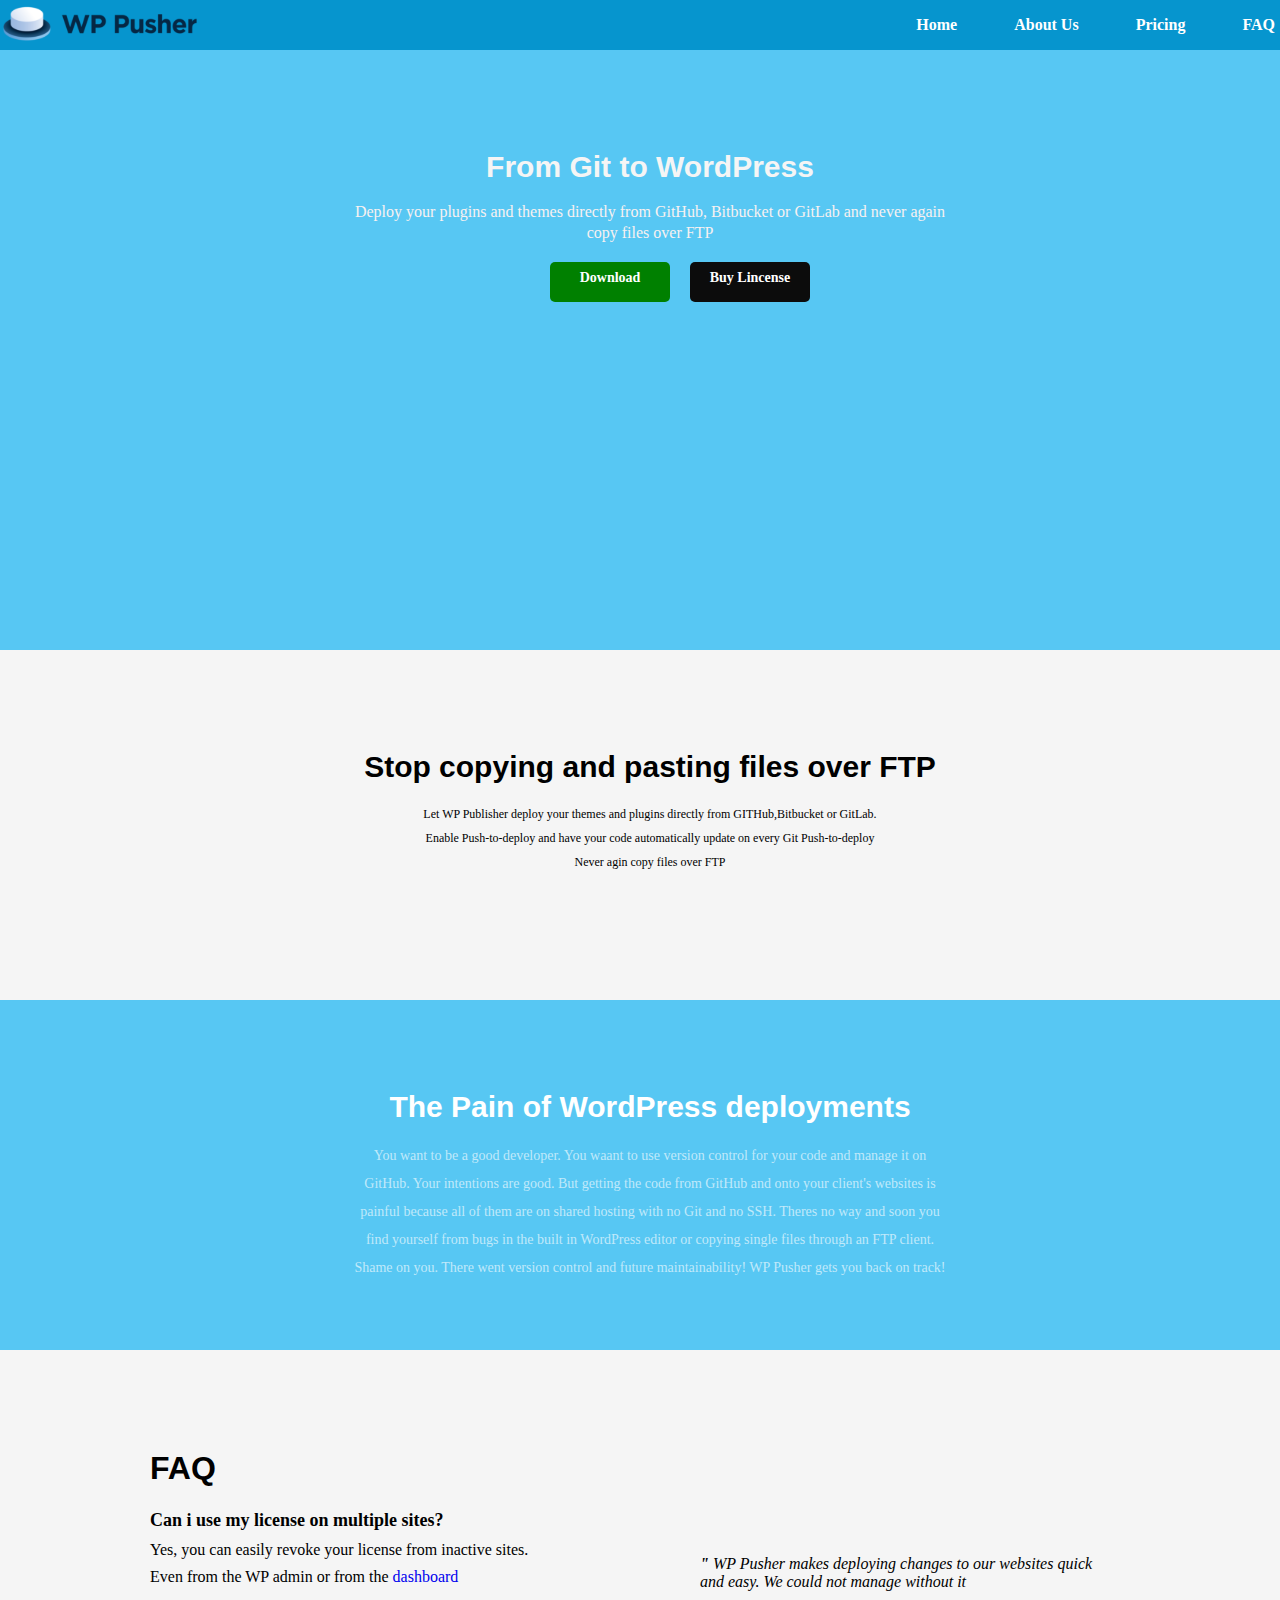
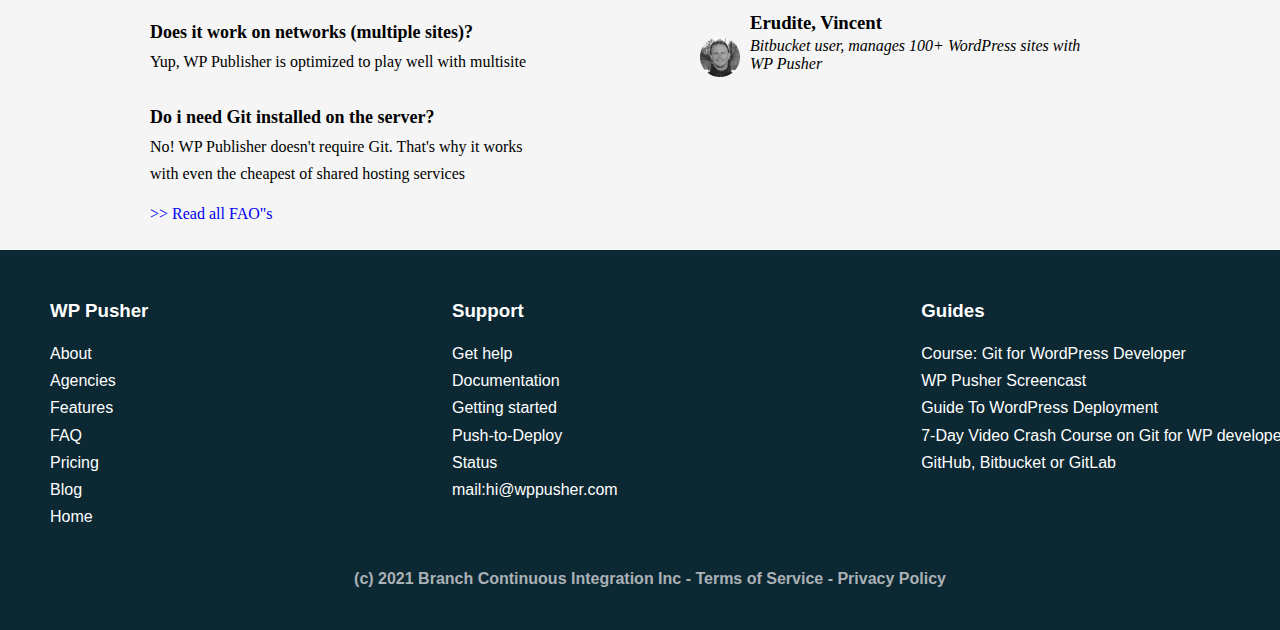
<file: Index.html>
<!DOCTYPE html>
<html lang="en">
<head>
    <meta charset="UTF-8">
    <meta name="viewport" content="width=device-width, initial-scale=1.0">
    <link rel="stylesheet" href="homepage.css">
    <title>WP Pusher</title>
</head>
<body>
    <div class="page-centre">
        <div class="nav1">
            <div class="logo">
                <img src="wppusher-logo copy.svg">
            </div>

                <nav>
                    <a href="Index.html" target="_blank" title="Homepage" class="a1">Home</a>
                    <a href="https://wppusher.com/features/" target="_blank" title="About Us" class="a2">About Us</a>
                    <a href="Pricing.html" target="_blank" title="Pricing" class="a3">Pricing</a>
                    <a href="help.html" target="_blank" title="Frequently Asked Questions" class="a4">FAQ</a>
                
                </nav>
        </div>    
        <section>
            <div class="body1">
                    <h1>From Git to WordPress</h1>
                     <br>
                    <h4>Deploy your plugins and themes directly from GitHub, Bitbucket or GitLab and never again copy files over FTP</h4>   
                    <br>
                    <div class="tab">
                        <p> Download</p>
                        <p> Buy Lincense</p>
                    </div>
            </div> 
        </section>

        <div class="section2">
            <h1>Stop copying and pasting files over FTP</h1>
            <br>
            <h4>Let WP Publisher deploy your themes and plugins directly from GITHub,Bitbucket or GitLab.</h4>
            <h4>Enable Push-to-deploy and have your code automatically update on every Git Push-to-deploy</h4>
            <h4>Never agin copy files over FTP</h4>
         
        </div>

        <div class="section3">
            <div class="sec3">
                <h1>The Pain of WordPress deployments</h1>
                <br>
                <h4>You want to be a good developer. You waant to use version control for your code and manage it on GitHub. Your intentions are good. But getting the code from GitHub and onto your client's websites is painful because all of them are on shared hosting with no Git and no SSH. Theres no way and soon you find yourself from bugs in the built in WordPress editor or copying single files through an FTP client. Shame on you. There went version control and future maintainability! WP Pusher gets you back on track!</h4>
            </div>
        </div>

        <div class="section4">
            <div class="faq">
                <h1>FAQ</h1>
                <br>
                <div class="faq1">
                    <ul>
                        <p> Can i use my license on multiple sites?</p>
                        <l1> Yes, you can easily revoke your license from inactive sites. Even from the WP admin or from the <a href="homepage.html" target="_blank">dashboard</a> </l1>
                        <br>
                        <br>
                        <p> Does it work on networks (multiple sites)?</p>
                        <l1> Yup, WP Publisher is optimized to play well with multisite</l1>
                        <br>
                        <br>
                        <p> Do i need Git installed on the server?</p>
                        <l1> No! WP Publisher doesn't require Git. That's why it works with even the cheapest of shared hosting services</l1>
                    </ul>
                    <br>
                    <p2><a href="help.html" target="_blank" title="Drop your question"> >> Read all FAO"s </a></p2>
                </div>
         

                <div class="faq2"> 
                    <blockquote><strong>"</strong> <i>WP Pusher makes deploying changes to our websites quick and easy. We could not manage without it</i></blockquote>
                    <br>
                    <h3>Erudite, Vincent</h3>
                    
                    <div class="fq">
                        
                        <img src="Bitmap.png" alt="ceo picture">
                        
                        <blockquote>Bitbucket user, manages 100+ WordPress sites with WP Pusher</blockquote>
                    </div>
                </div>
            </div>
        </div>

        <div class="section5">
            <div class="footer">
                <div class="wp">
                    <h3>WP Pusher</h3>
                        <br>
                        <ul type="none">
                            <li>About</li>
                            <li>Agencies</li>
                            <li>Features</li>
                            <li>FAQ</li>
                            <li>Pricing</li>
                            <li>Blog</li>
                            <li>Home</li>
                        </ul>
                </div>

                <div class="support">
                    <h3>Support</h3>
                    <br>
                    <ul type="none">
                        <li>Get help</li>
                        <li>Documentation</li>
                        <li>Getting started</li>
                        <li>Push-to-Deploy</li>
                        <li>Status</li>
                        <li>mail:hi@wppusher.com</li>
                    </ul>
                </div>

                <div class="Guide">
                    <h3>Guides</h3>
                    <br>
                    <ul type="none">
                        <li>Course: Git for WordPress Developer</li>
                        <li>WP Pusher Screencast</li>
                        <li>Guide To WordPress Deployment</li>
                        <li>7-Day Video Crash Course on Git for WP developers</li>
                        <li>GitHub, Bitbucket or GitLab</li>
                    </ul>
                </div>
                
            </div>  
            <h4> (c) 2021 Branch Continuous Integration Inc - Terms of Service - Privacy Policy</h4>
                
                
        </div>

                
                        
                
            









        </div>

    </div>

</body>
</html>
</file>
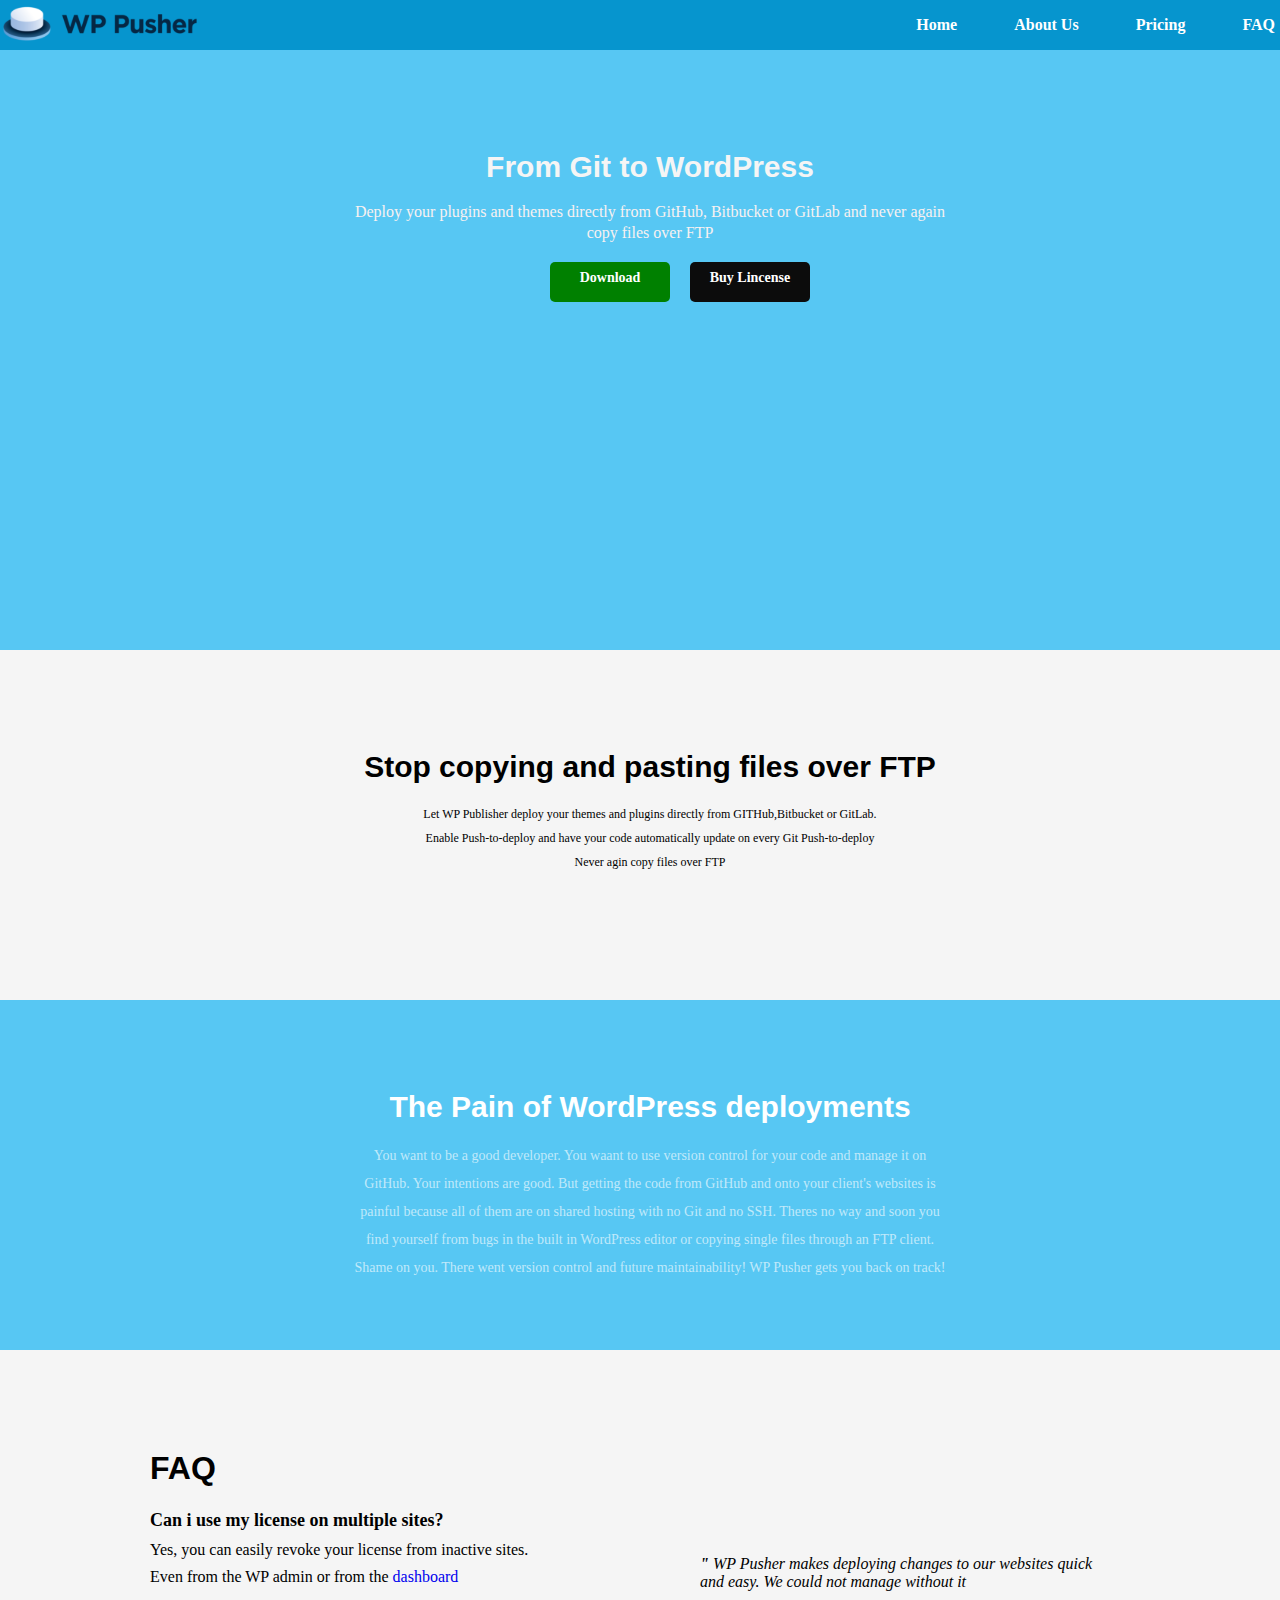
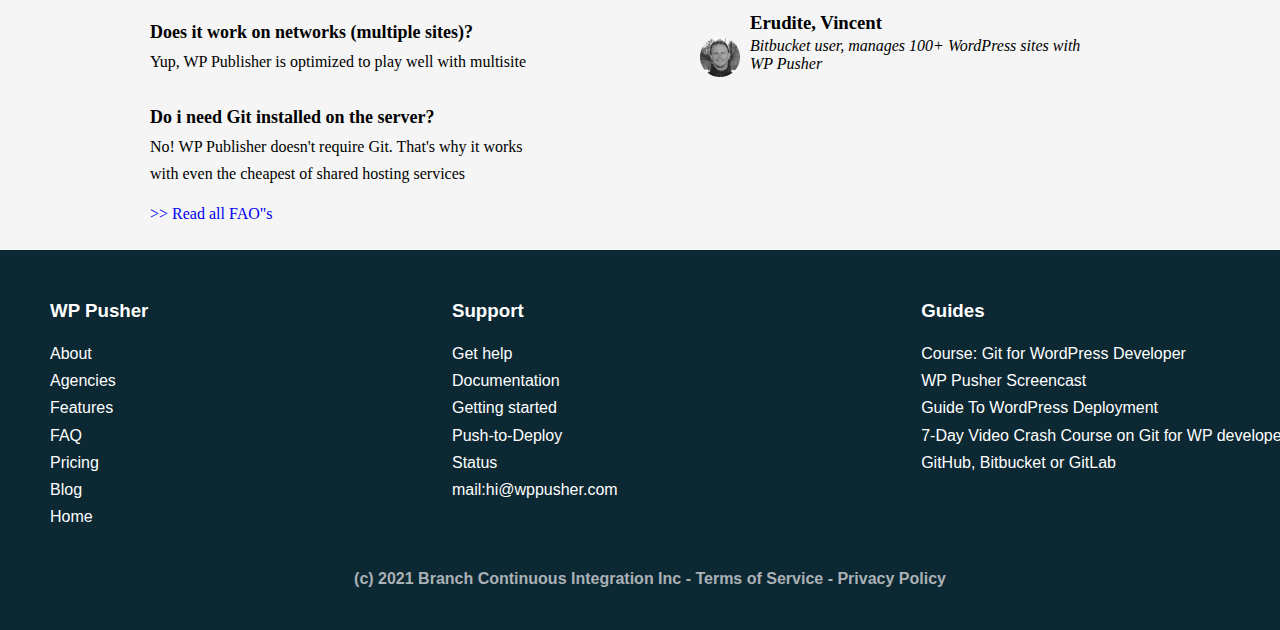
<file: index.html>
<!DOCTYPE html>
<html lang="en">
<head>
    <meta charset="UTF-8">
    <meta name="viewport" content="width=device-width, initial-scale=1.0">
    <link rel="stylesheet" href="homepage.css">
    <title>WP Pusher</title>
</head>
<body>
    <div class="page-centre">
        <div class="nav1">
            <div class="logo">
                <img src="wppusher-logo copy.svg">
            </div>

                <nav>
                    <a href="index.html" target="_blank" title="Homepage" class="a1">Home</a>
                    <a href="https://wppusher.com/features/" target="_blank" title="About Us" class="a2">About Us</a>
                    <a href="Pricing.html" target="_blank" title="Pricing" class="a3">Pricing</a>
                    <a href="help.html" target="_blank" title="Frequently Asked Questions" class="a4">FAQ</a>
                
                </nav>
        </div>    
        <section>
            <div class="body1">
                    <h1>From Git to WordPress</h1>
                     <br>
                    <h4>Deploy your plugins and themes directly from GitHub, Bitbucket or GitLab and never again copy files over FTP</h4>   
                    <br>
                    <div class="tab">
                        <p> Download</p>
                        <p> Buy Lincense</p>
                    </div>
            </div> 
        </section>

        <div class="section2">
            <h1>Stop copying and pasting files over FTP</h1>
            <br>
            <h4>Let WP Publisher deploy your themes and plugins directly from GITHub,Bitbucket or GitLab.</h4>
            <h4>Enable Push-to-deploy and have your code automatically update on every Git Push-to-deploy</h4>
            <h4>Never agin copy files over FTP</h4>
         
        </div>

        <div class="section3">
            <div class="sec3">
                <h1>The Pain of WordPress deployments</h1>
                <br>
                <h4>You want to be a good developer. You waant to use version control for your code and manage it on GitHub. Your intentions are good. But getting the code from GitHub and onto your client's websites is painful because all of them are on shared hosting with no Git and no SSH. Theres no way and soon you find yourself from bugs in the built in WordPress editor or copying single files through an FTP client. Shame on you. There went version control and future maintainability! WP Pusher gets you back on track!</h4>
            </div>
        </div>

        <div class="section4">
            <div class="faq">
                <h1>FAQ</h1>
                <br>
                <div class="faq1">
                    <ul>
                        <p> Can i use my license on multiple sites?</p>
                        <l1> Yes, you can easily revoke your license from inactive sites. Even from the WP admin or from the <a href="homepage.html" target="_blank">dashboard</a> </l1>
                        <br>
                        <br>
                        <p> Does it work on networks (multiple sites)?</p>
                        <l1> Yup, WP Publisher is optimized to play well with multisite</l1>
                        <br>
                        <br>
                        <p> Do i need Git installed on the server?</p>
                        <l1> No! WP Publisher doesn't require Git. That's why it works with even the cheapest of shared hosting services</l1>
                    </ul>
                    <br>
                    <p2><a href="help.html" target="_blank" title="Drop your question"> >> Read all FAO"s </a></p2>
                </div>
         

                <div class="faq2"> 
                    <blockquote><strong>"</strong> <i>WP Pusher makes deploying changes to our websites quick and easy. We could not manage without it</i></blockquote>
                    <br>
                    <h3>Erudite, Vincent</h3>
                    
                    <div class="fq">
                        
                        <img src="Bitmap.png" alt="ceo picture">
                        
                        <blockquote>Bitbucket user, manages 100+ WordPress sites with WP Pusher</blockquote>
                    </div>
                </div>
            </div>
        </div>

        <div class="section5">
            <div class="footer">
                <div class="wp">
                    <h3>WP Pusher</h3>
                        <br>
                        <ul type="none">
                            <li>About</li>
                            <li>Agencies</li>
                            <li>Features</li>
                            <li>FAQ</li>
                            <li>Pricing</li>
                            <li>Blog</li>
                            <li>Home</li>
                        </ul>
                </div>

                <div class="support">
                    <h3>Support</h3>
                    <br>
                    <ul type="none">
                        <li>Get help</li>
                        <li>Documentation</li>
                        <li>Getting started</li>
                        <li>Push-to-Deploy</li>
                        <li>Status</li>
                        <li>mail:hi@wppusher.com</li>
                    </ul>
                </div>

                <div class="Guide">
                    <h3>Guides</h3>
                    <br>
                    <ul type="none">
                        <li>Course: Git for WordPress Developer</li>
                        <li>WP Pusher Screencast</li>
                        <li>Guide To WordPress Deployment</li>
                        <li>7-Day Video Crash Course on Git for WP developers</li>
                        <li>GitHub, Bitbucket or GitLab</li>
                    </ul>
                </div>
                
            </div>  
            <h4> (c) 2021 Branch Continuous Integration Inc - Terms of Service - Privacy Policy</h4>
                
                
        </div>

                
                        
                
            









        </div>

    </div>

</body>
</html>
</file>
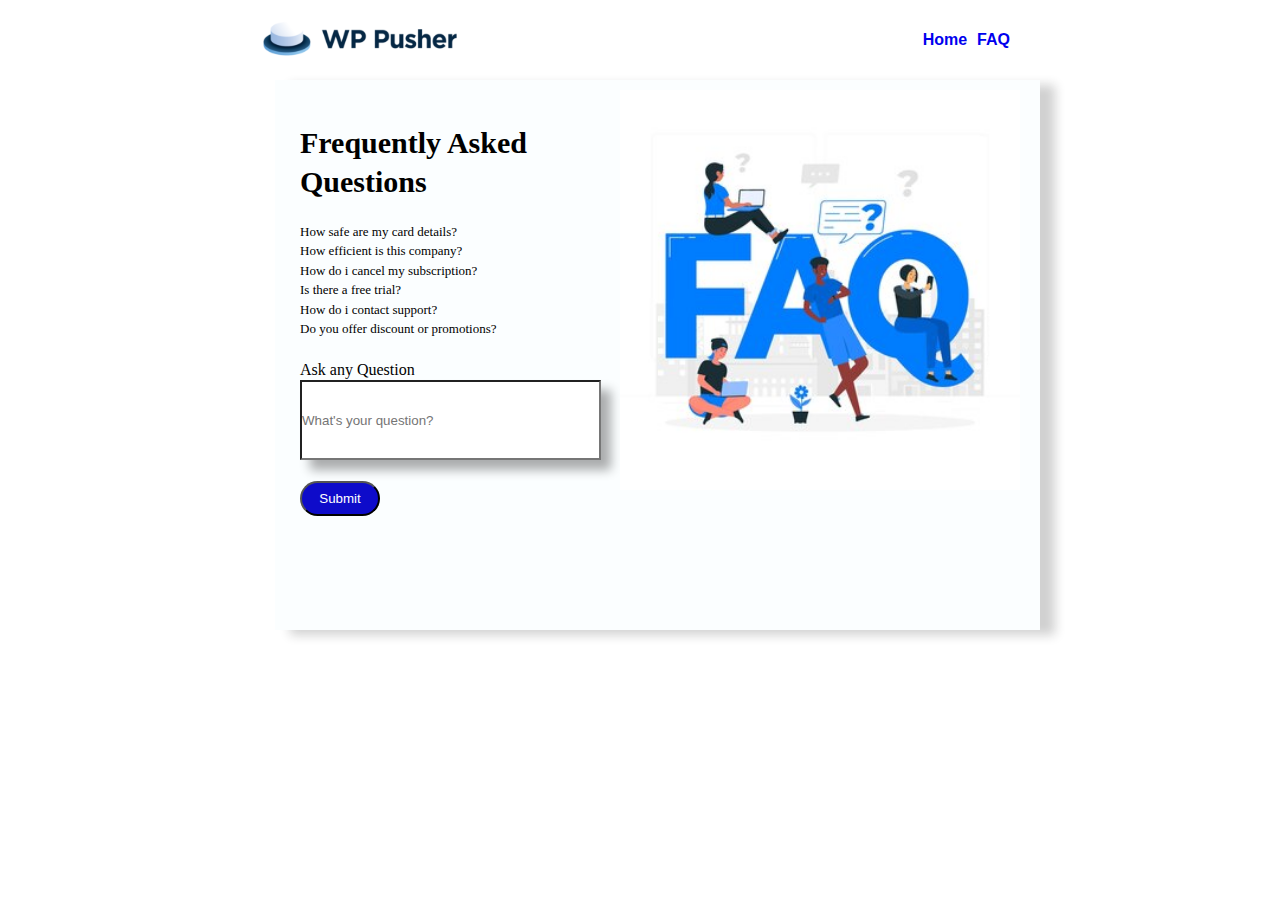
<file: help.html>
<!DOCTYPE html>
<html lang="en">
<head>
    <meta charset="UTF-8">
    <meta name="viewport" content="width=device-width, initial-scale=1.0">
    <link rel="stylesheet" href="style.css">
    <title>Help</title>
</head>
<body>
    <div class="container">
        <div class="navbar2">
            <div class="logo1">
                <img src="./wppusher-logo copy.svg" alt="" />
            </div>
            <nav class="link">
                <a href="index.html" target="_blank"><h4> Home</h4></a>
                <a href="help.html" target="_blank"><h4> FAQ</h4></a>
            </nav>
        </div>
     
        <div class="box">
            <div class="box1">
                <h1 class="h1"> Frequently Asked Questions</h1>
                <br>
                    <div class="data">
                        <p> How safe are my card details?</p>
                        <p> How efficient is this company?</p>
                        <p> How do i cancel my subscription?</p>
                        <p> Is there a free trial?</p>
                        <p> How do i contact support?</p>
                        <p> Do you offer discount or promotions?</p>
                    </div>
                        <br>
                    <p1>Ask any Question</p1>
                    <form>
                        <label for="tt"></label>
                        <input  type="text" id="tt" name="tt" placeholder="What's your question?" class="tt" size="35px">
                        <br>
                        <br>
                        <button>Submit</button>
                    </form>
            </div>

            <div class="box2">
            <img src="FAQ.jpg" alt="picture of FAQ"  class="img">

               </div>
            
        </div>
       
    
    

    </div>
</body>
</html>
</file>
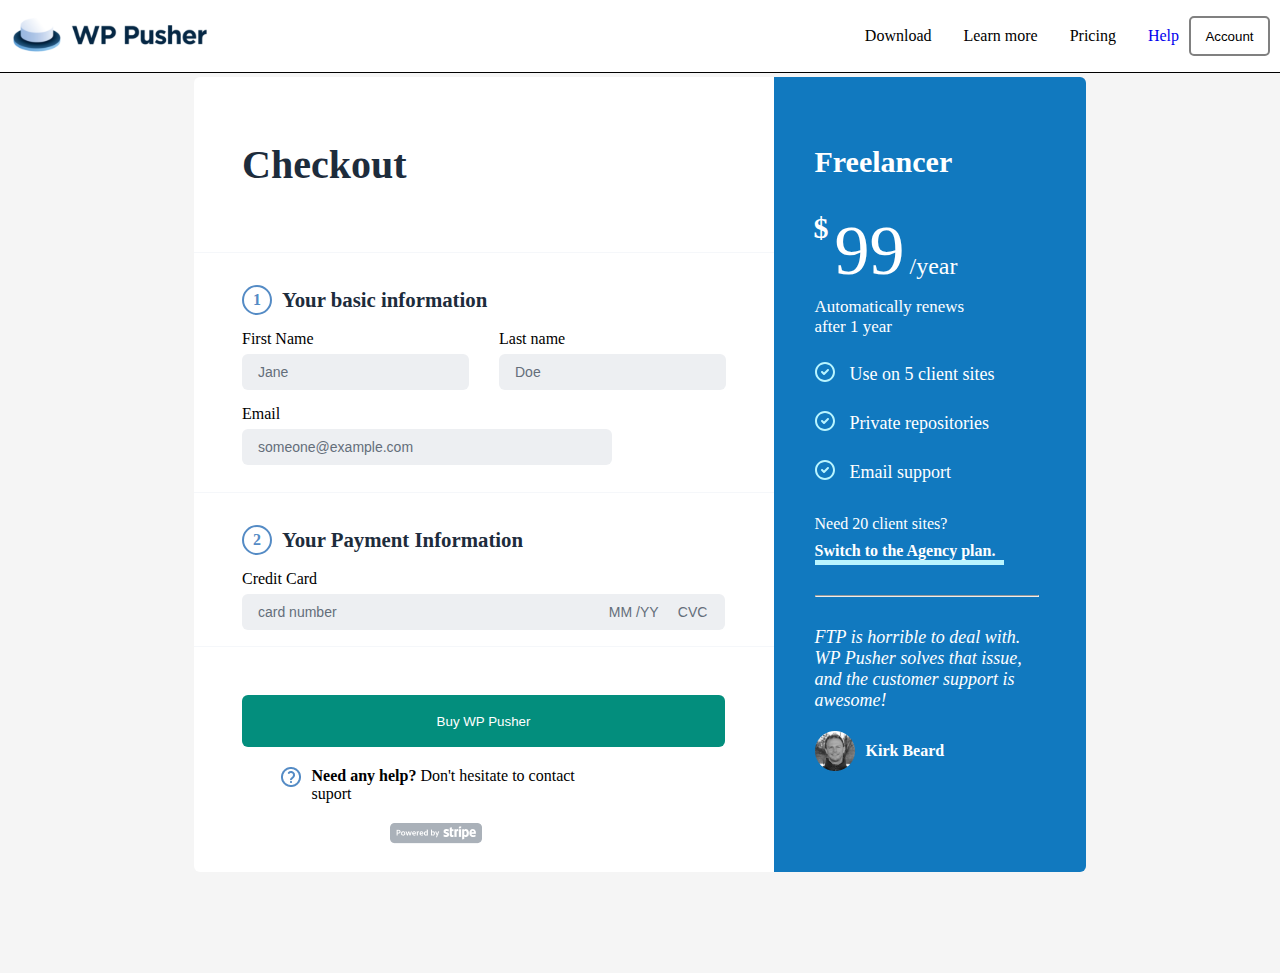
<file: Pricing.html>
<!DOCTYPE html>
<html lang="en">
  <head>
    <meta charset="UTF-8" />
    <meta name="viewport" content="width=device-width, initial-scale=1.0" />
    <title>Wp pusher</title>
    <link rel="stylesheet" href="style.css" />
  </head>
  <body>
    <head>
      <div class="navbar">
        <div class="logo">
          <img src="./wppusher-logo copy.svg" alt="" />
        </div>
        <nav>
          <ul>
            <li>Download</li>
            <li>Learn more</li>
            <li>Pricing</li>
            <a href="help.html" target="_blank">
                <li>Help</li>
            </a>
          </ul>
          <button class="acc">Account</button>
        </nav>
      </div>
    </head>
    <section class="section">
      <div class="main">
        <div class="checkout">
          <h2>Checkout</h2>
          <div class="basic">
            <div class="text">
              <div class="number">1</div>
              <h3 class="okay">Your basic information</h3>
            </div>
            <form>
              <div class="details">
                <span>
                  <p>First Name</p>
                  <input type="text" name="" id="" placeholder="Jane" />
                </span>
                <span>
                  <p>Last name</p>
                  <input type="text" placeholder="Doe" />
                </span>
              </div>
              <span id="email">
                <p>Email</p>
                <input type="email" name="" placeholder="someone@example.com" />
              </span>
            </form>
          </div>
          <div class="basic" style="height: 154px">
            <div class="text">
              <div class="number">2</div>
              <h3 class="okay">Your Payment Information</h3>
            </div>
            <span id="email">
              <p>Credit Card</p>
              <input
                type="number"
                name=""
                placeholder="card number                                                                      MM /YY     CVC"
                style="width: 483px"
              />
            </span>
          </div>
          <div class="purchase">
            <button>Buy WP Pusher</button>
            <div class="help">
              <p><b> Need any help? </b> Don't hesitate to contact suport</p>
            </div>
            <div class="dis"><img src="./Shape.png" alt="" /></div>
          </div>
        </div>
        <div class="sidebar">
          <div class="sidecontent">
            <div class="plan">
              <h2>Freelancer</h2>
              <sup class="sup">$</sup><span class="nine">99</span
              ><span class="ye">/year</span>
              <p>Automatically renews after 1 year</p>
            </div>
            <div class="dets">
              <p>Use on 5 client sites</p>
              <p>Private repositories</p>
              <p>Email support</p>
            </div>
            <div class="switch">
              <p>Need 20 client sites?</p>
              <p>Switch to the Agency plan.</p>
            </div>
            <div class="qoute">
              <hr />
              <p>
                FTP is horrible to deal with. WP Pusher solves that issue, and
                the customer support is awesome!
              </p>
              <h2>Kirk Beard</h2>
            </div>
          </div>
        </div>
      </div>
    </section>
  </body>
</html>
</file>
<file: homepage.css>
*{
    margin: 0;
    padding: 0;
    box-sizing: border-box;
}

.page-centre{
    width: 1300px;
    margin-left: auto;
    margin-right: auto;
}
body{
    background-color: whitesmoke;
}

.nav1{
    display: flex;
    align-items: center;
    justify-content: space-between;
    background-color: rgb(6, 149, 206);
    height: 50px; 
}
a:link{
    text-decoration: none;
    margin-right: 25px;
}
a:hover{
    color: red;
}
.a1,.a2,.a3,.a4{
    color: white;
}
nav{
    display: flex;
    gap: 2rem;
    font-family: 'cambria';
    font-weight:bold; 
}
section{
    background-color: #57c7f3;
    height: 600px;
    /* justify-content: center;*/
} 
.body1{
    /* display: flex;
    display: block; */
    padding-top: 100px;
    text-align: center;
    width: 600px;
    margin-left: auto;
    margin-right: auto;
      
}

.body1 h4{
    line-height: 1.3;
    font-family: 'Tahoma';
    font-weight: lighter;
    color: rgb(247, 241, 241);
}
.body1 h1{
font-family: sans-serif;
font-weight: bolder;
color: whitesmoke;
font-size: 30px;
}

.tab p:first-child{
    background-color: green;
    border: none;
    border-radius: 5px;
    width: 120px;
    height: 40px;
    padding-top: 8px;
    margin-left: 200px;
    font-family: 'Tahoma';
    font-size: 14px;
    font-weight: bold;
    color: white;
}

.tab p:last-child{
    background-color: rgb(12, 12, 12);
    border: none;
    border-radius: 5px;
    width: 120px;
    height: 40px;
    padding-top: 8px;
    /* margin-left: 200px; */
    color: white;
    font-family: 'Tahoma';
    font-size: 14px;
    font-weight: bold;
       
}
.tab{
    display: flex;
    gap:20px;
    
}
.section2{
    text-align: center;
    margin-top: 100px;
    height: 250px;
}

.section2 h4{
    line-height: 2;
    font-family: 'Tahoma';
    font-weight: lighter;
    color: black;
    font-size: 12px;
}
.section2 h1{
font-family: sans-serif;
font-weight: bolder;
color: black;
font-size: 30px;
}

.section3{
    background-color:  #57c7f3;
    height: 350px;
}

.sec3{
margin-left: auto;  
    width: 600px;
    margin-right: auto;
    text-align: center;
    padding-top: 90px;
}

.sec3 h1{

font-family: sans-serif;
font-weight: bolder;
color: white;
font-size: 30px;
}

.sec3 h4{
    
font-family: tahoma;
font-weight: lighter;
color: rgba(255, 255, 255, 0.63);
font-size: 14px;
line-height: 2;
}

.section4{
    height: 400px;

}

.faq1{
    float: left;
    width: 400px;
}

.faq2{
    float: right;
    width: 400px;
    margin-top: 50px;
    
    
}

.faq{
    margin-top: 100px;
    width: 950px;
    margin-left: 150px;
    
}

.faq h1{
    font-family: sans-serif;
}
.faq2 h3{
    padding-left:50px;
    font-family: tahoma;
    line-height: 1.5;
}

ul{
    line-height: 1.7;
}
ul p:nth-child(even), ul p:nth-child(odd){
    font-weight: bold;
    font-family: tahoma;
    font-size: 18px;
    
}


.fq{
    display:flex;
    gap: 10px;

}
p2{
    font-family: 'cambria';
}

blockquote{
    font-family: 'cambria';
    font-style: italic;
}

.section5{
    background-color: #0b2833;
    height: 380px;
}

.footer{
    display: flex;
    justify-content: space-between;
    margin-left: 50px;
    margin-right: 5px;
    color: white;
    font-family: sans-serif;
    padding-top: 50px;
}

.section5 h4{
font-family: sans-serif;
padding-top: 40px;
text-align: center;
color: rgba(255, 250, 250, 0.658);
}
</file>
<file: style.css>
* {
  margin: 0;
  padding: 0;
  box-sizing: border-box;
}
html {
  scroll-behavior: smooth;
}
.navbar {
  background-color: white;
  display: flex;
  align-items: center;
  justify-content: space-between;
  height: 73px;
  padding: 10px /*1rem*/;
  font: 2rem;
  border-bottom: 1px solid black;
}
nav {
  display: flex;
  gap: 10px;
  align-items: center;
}
ul {
  list-style: none;
  display: flex;
  gap: 2rem;
  cursor: pointer;
}
.acc {
  width: 81px;
  height: 40px;
  border: 2px solid gray;
  border-radius: 5px;
  background-color: transparent;
  color: black;
}
.section {
  width: 100%;
  height: 100vh;
  display: flex;
  align-items: center;
  justify-content: center;
  background-color: #f5f5f5;
}
.main {
  height: 892px;
  width: 892px;
  display: flex;
  /* border-radius: 0px, 6px, 6px, 0px; */
}
.checkout {
  width: calc(892px - 312px);
  height: 795px;
  background-color: #ffffff;
  border-radius: 6px 0 0 6px;
}
.sidebar {
  width: 312px;
  height: 795px;
  background-color: #1179bf;
  border-radius: 0 6px 6px 0px;
  display: flex;
  align-items: center;
  justify-content: center;
  color: #ffffff;
}
.checkout h2 {
  /* margin: 30px; */
  font-size: /*2rem*/ 40px;
  font-weight:bolder;
  font-family: 'poppins'; /*"Lucida Sans", "Lucida Sans Regular", "Lucida Grande",
    "Lucida Sans Unicode", Geneva, Verdana, sans-serif; */
  padding: 4rem 3rem;
  color: #1d2c3c;
  border-bottom: 1px solid rgba(245, 247, 250, 1);
  text-shadow: #1d2c3c;
}
.basic {
  width: 580px;
  height: 240px;
  padding: 2rem 3rem;
  border-bottom: 1px solid rgba(245, 247, 250, 1);
}
.number {
  width: 30px;
  height: 30px;
  border: 2px solid rgba(84, 139, 197, 1);
  color: rgba(84, 139, 197, 1);
  border-radius: 50px;
  font-weight: 700;
  text-align: center;
  font-size: 16px;
  align-items: center;
  display: flex;
  justify-content: center;
}
.text {
  display: flex;
  align-items: center;
  gap: 10px;
  margin-bottom: 15px;
}
.okay {
  font-size: 1.3rem;
  font-weight: 700;
  color: rgba(29, 44, 60, 1);
}
form .details {
  display: flex;
  gap: 30px;
  margin-bottom: 15px;
}
form .details p {
  font-size: 16px;
  font-weight: 400;
  margin-bottom: 6px;
}
form .details input {
  width: 227px;
  height: 36px;
  border-radius: 6px;
  background-color: rgba(237, 239, 242, 1);
  border: none;
}
form .details input::placeholder {
  font-size: 14px;
  color: rgba(100, 110, 122, 1);
  font-weight: 400;
  padding: 1rem;
}
#email p {
  font-size: 16px;
  font-weight: 400;
  margin-bottom: 6px;
}
#email input {
  width: 370px;
  height: 36px;
  border-radius: 6px;
  background-color: rgba(237, 239, 242, 1);
  border: none;
  margin-bottom: 2rem;
}
#email input::placeholder {
  font-size: 14px;
  color: rgba(100, 110, 122, 1);
  font-weight: 400;
  padding: 1rem;
}
.purchase {
  padding: 3rem 3rem;
  height: 146.1px;
  width: 483px;
}
.purchase button {
  width: 483px;
  height: 52px;
  background-color: rgba(3, 142, 125, 1);
  border-radius: 6px;
  border: none;
  margin-bottom: 20px;
}
.help {
  margin-bottom: 20px;
}
.dis {
  display: flex;
  justify-content: center;
}

/* sidebar */
.sidecontent {
  width: 231px;
  height: 700px;
  position: relative;
}
.plan {
}
.plan h2 {
  font-weight: 700;
  font-size: 30px;
  margin-bottom: 2rem;
  padding-top:20px;
}
.plan .sup {
  font-size: 30px;
  position: absolute;
  left: -1px;
  font-weight: 700;
}
.plan .nine {
  font-weight: 500;
  font-size: 70px;
  margin-left: 20px;
}
.ye {
  font-size: 24px;
  margin-left: 5px;
  /* margin-bottom: 5px; */
}
.plan p {
  width: 180px;
  font-size: 17px;
  font-weight: 400;
  margin-top: 6px;
}
.dets p {
  font-size: 18px;
  line-height: 24px;
  margin: 10px 0;
  margin-top: 25px;
}
.dets p::before {
  content: "";
  display: inlines;
  background-image: url(./Combined\ Shape\ Copy\ 2.svg);
  /* background-size: contain; */
  width: 20px;
  height: 20px;
  margin-right: 15px;
  float: left;
}
.help {
  display: flex;
  align-items: center;
  justify-content: center;
}
.help p {
  width: 310px;
}
.help p::before {
  content: "";
  display: inlines;
  background-image: url(./Mask.png);
  /* background-size: contain; */
  width: 20px;
  height: 20px;
  margin-right: 11px;
  float: left;
}
.switch {
  width: 189px;
  margin-top: 30px;
  line-height: 19.2px;
}
.switch p ~ p {
  margin: 8px 0;
  font-weight: 700;
  width: 189px;
  border-bottom: 5px solid #b9f5ff;
}
hr {
  height: 2px;
  opacity: 0.6px;
  background-color: #ffffff;
  margin: 30px 0;
}
.qoute {
  width: 224px;
}
.qoute p {
  width: 227px;
  font-style: italic;
  font-size: 18px;
}
.qoute h2 {
  font-size: 16px;
  font-weight: 700;
  margin-top: 20px;
  display: flex;
  align-items: center;
}
.qoute h2::before {
  content: "";
  display: inlines;
  background-image: url(./Bitmap.png);
  background-size: contain;
  width: 40px;
  height: 40px;
  margin-right: 11px;
  float: left;
}

/*----------- For the help side-------------*/
.container{
  width: 800px;
  margin: 0 auto;
  height: auto;
}
.navbar2{
  display: flex;
  align-items: center;
  justify-content: space-between;
  margin-right: 30px;
  height: 80px;
  margin-left: 20px;
  font-family: sans-serif;

}
a:link{
  text-decoration: none;
  cursor: pointer;
}
a:hover{
  color: red;
}

.box{
  display: flex;
  background-color: #fbfeff;
  height: 550px;
  width: auto;
  justify-content: space-between;
  box-shadow: 15px 5px 10px rgba(26, 25, 25, 0.2);
  margin-left: 35px;
}

.box1{ 
  width:325px;
height:125px;
line-height: 1.3;
margin-top: 25px;
margin-left: 25px;
padding-top: 18px;
}
 
 .faq{
  margin-top: 30px;
  height: 400px;
  width: auto;
  margin-right: 50px;
  padding: none;
} 

.img{
  height: 400px;
  margin-right: 20px;
  margin-top: 10px;
  background:linear-gradient(rgba(0, 6, 8, 0.6))
  (rgba(0, 2, 12, 0.6));
}
.tt{
height:80px ;
box-shadow: 10px 10px 10px rgba(0, 0, 0, 0.322);
/* width: auto; */

}
.h1{
font-size: 30px;
font-family: tahoma;
}

.data{
font-family: 'poppins';
font-size: 13px;
line-height: 1.5;
}
.h4{
  font-family: georgia;
}

button{
  width: 80px;
  height: 35px;
  background-color: rgb(14, 11, 202);
  border-radius: 20px;
  color: white;
  font-family: sans-serif;
  border: 2px sol;
  cursor: pointer;
  
}
</file>
